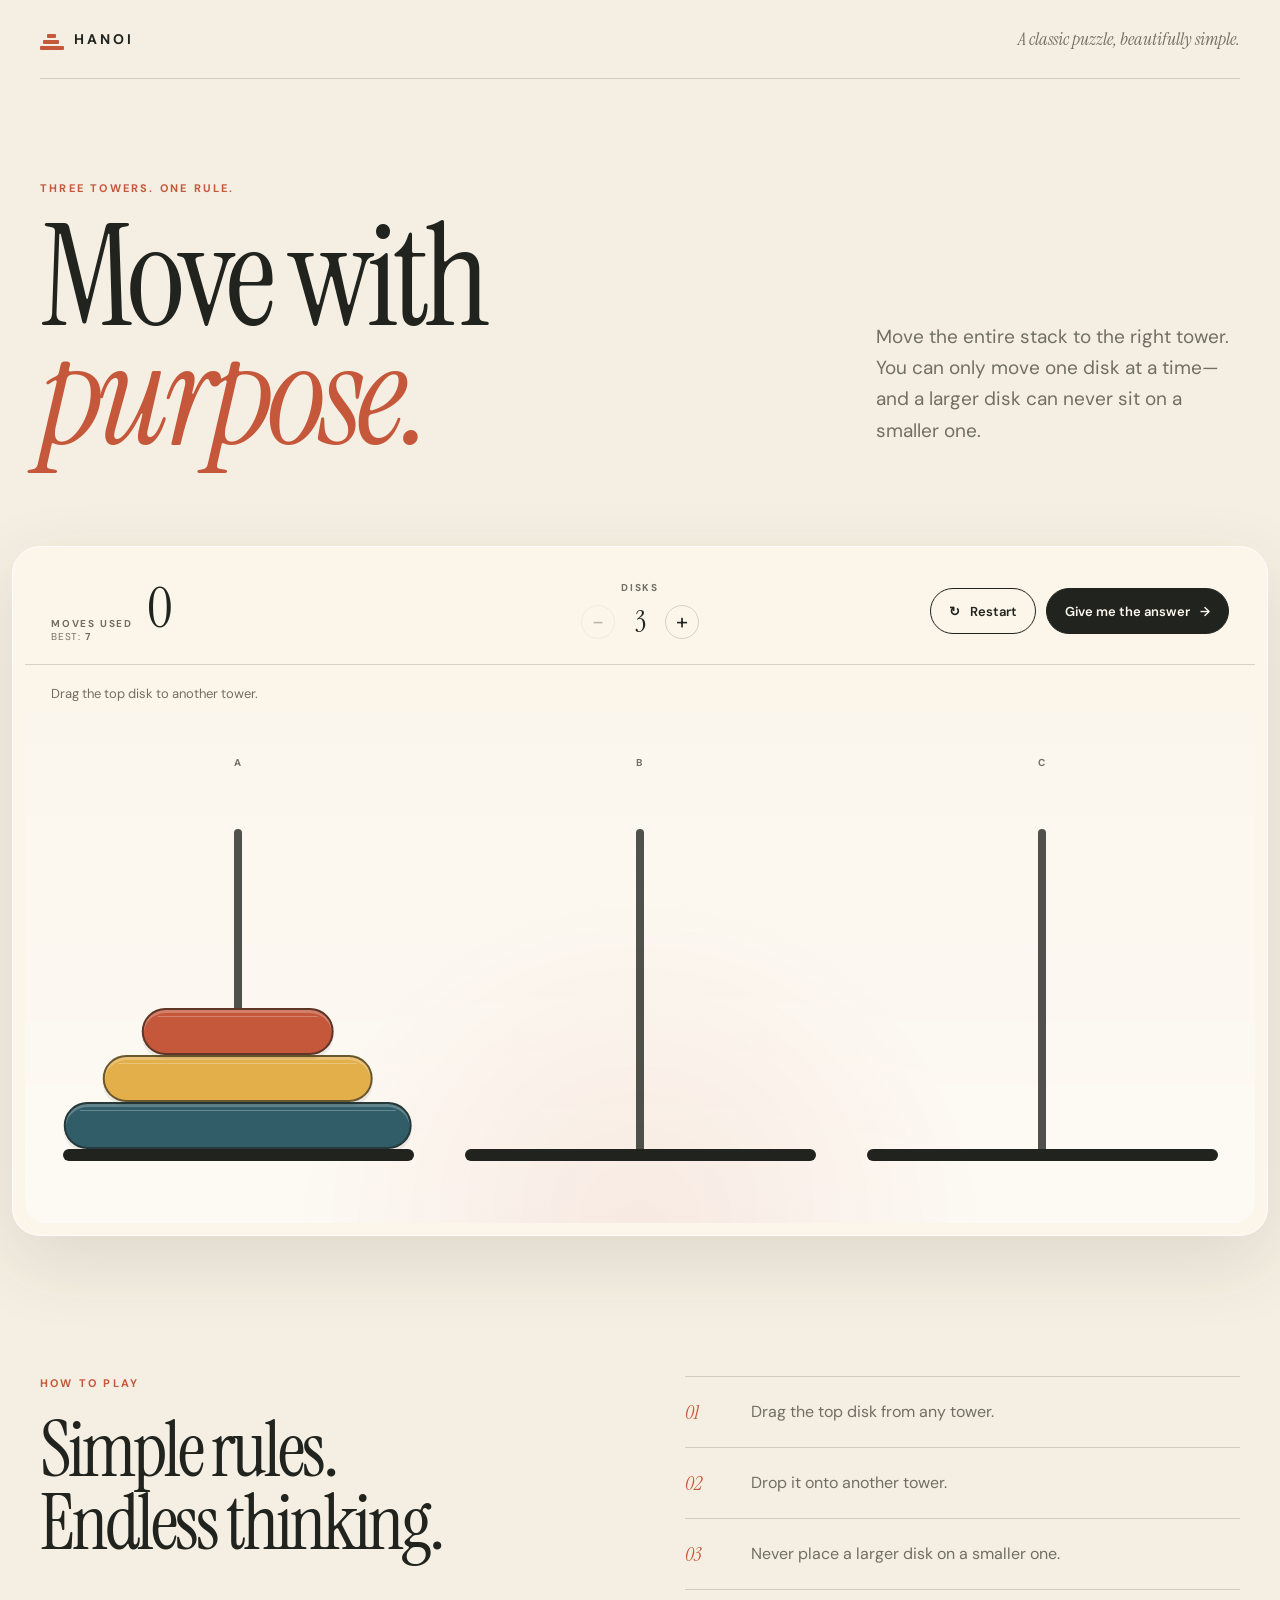
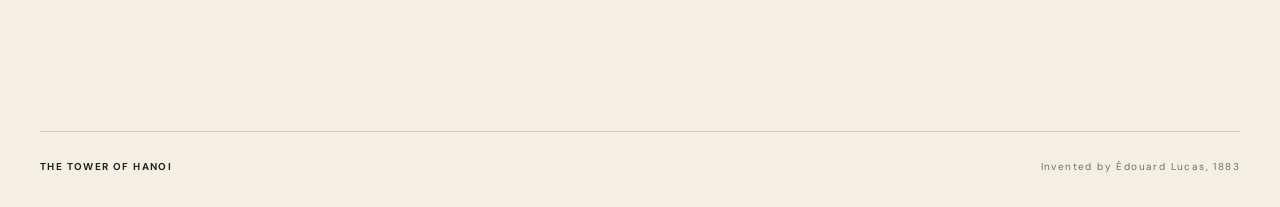
<file: projects/tower-of-hanoi/index.html>
<!doctype html>
<html lang="en">
<head>
  <meta charset="utf-8">
  <meta name="viewport" content="width=device-width, initial-scale=1">
  <meta name="theme-color" content="#f5efe3">
  <meta name="description" content="A playful, interactive Tower of Hanoi puzzle with adjustable difficulty and an animated solution.">
  <title>Tower of Hanoi &mdash; Puzzle Game</title>
  <link rel="preconnect" href="https://fonts.googleapis.com">
  <link rel="preconnect" href="https://fonts.gstatic.com" crossorigin>
  <link href="https://fonts.googleapis.com/css2?family=DM+Sans:wght@400;500;600;700&family=Instrument+Serif:ital@0;1&display=swap" rel="stylesheet">
  <link href="styles.css" rel="stylesheet">
  <script src="game.js" defer></script>
</head>
<body>
  <header class="site-header">
    <a class="brand" href="#game" aria-label="Tower of Hanoi home">
      <span class="brand-mark" aria-hidden="true"><i></i><i></i><i></i></span>
      <span>HANOI</span>
    </a>
    <p class="header-note">A classic puzzle, beautifully simple.</p>
  </header>

  <main>
    <section class="intro" aria-labelledby="page-title">
      <p class="eyebrow">THREE TOWERS. ONE RULE.</p>
      <h1 id="page-title">Move with<br><em>purpose.</em></h1>
      <p class="intro-copy">Move the entire stack to the right tower. You can only move one disk at a time&mdash;and a larger disk can never sit on a smaller one.</p>
    </section>

    <section class="game-shell" id="game" aria-label="Tower of Hanoi game">
      <div class="game-toolbar">
        <div class="counter-block" aria-live="polite">
          <span class="counter-label">MOVES USED</span>
          <strong id="move-count">0</strong>
          <span class="counter-optimal">BEST: <b id="optimal-count">7</b></span>
        </div>

        <div class="disk-control">
          <span class="control-label">DISKS</span>
          <div class="stepper">
            <button type="button" id="disk-minus" aria-label="Use fewer disks">&minus;</button>
            <output id="disk-count" aria-live="polite">3</output>
            <button type="button" id="disk-plus" aria-label="Use more disks">+</button>
          </div>
        </div>

        <div class="actions">
          <button class="button button-secondary" type="button" id="restart-button">
            <span aria-hidden="true">&#8635;</span> Restart
          </button>
          <button class="button button-primary" type="button" id="solve-button">
            Give me the answer <span aria-hidden="true">&rarr;</span>
          </button>
        </div>
      </div>

      <div class="status-row">
        <p id="game-status" role="status" aria-live="polite">Drag the top disk to another tower.</p>
        <button type="button" id="stop-button" class="stop-button" hidden>Stop solution</button>
      </div>

      <div class="board" id="board">
        <button class="tower" type="button" data-tower="0" aria-label="Tower A">
          <span class="tower-letter">A</span>
          <span class="peg" aria-hidden="true"></span>
          <span class="disk-stack" id="tower-0" aria-hidden="true"></span>
          <span class="base" aria-hidden="true"></span>
        </button>
        <button class="tower" type="button" data-tower="1" aria-label="Tower B">
          <span class="tower-letter">B</span>
          <span class="peg" aria-hidden="true"></span>
          <span class="disk-stack" id="tower-1" aria-hidden="true"></span>
          <span class="base" aria-hidden="true"></span>
        </button>
        <button class="tower" type="button" data-tower="2" aria-label="Tower C">
          <span class="tower-letter">C</span>
          <span class="peg" aria-hidden="true"></span>
          <span class="disk-stack" id="tower-2" aria-hidden="true"></span>
          <span class="base" aria-hidden="true"></span>
        </button>
      </div>
    </section>

    <section class="rules" aria-labelledby="rules-title">
      <div>
        <p class="eyebrow">HOW TO PLAY</p>
        <h2 id="rules-title">Simple rules.<br>Endless thinking.</h2>
      </div>
      <ol>
        <li><span>01</span><p>Drag the top disk from any tower.</p></li>
        <li><span>02</span><p>Drop it onto another tower.</p></li>
        <li><span>03</span><p>Never place a larger disk on a smaller one.</p></li>
      </ol>
    </section>
  </main>

  <div class="celebration" id="celebration" role="dialog" aria-modal="true" aria-labelledby="celebration-title" hidden>
    <div class="confetti-layer" id="confetti-layer" aria-hidden="true"></div>
    <div class="fireworks-layer" id="fireworks-layer" aria-hidden="true"></div>
    <div class="celebration-card">
      <p class="celebration-kicker">PUZZLE COMPLETE</p>
      <h2 id="celebration-title">Well done!</h2>
      <p class="clara-rules">CLARA RULES!</p>
      <p id="celebration-score">You solved the puzzle.</p>
      <button class="button celebration-button" type="button" id="celebration-restart">Play again <span aria-hidden="true">&#8635;</span></button>
    </div>
  </div>

  <footer>
    <p>THE TOWER OF HANOI</p>
    <span>Invented by &Eacute;douard Lucas, 1883</span>
  </footer>
</body>
</html>
</file>
<file: projects/tower-of-hanoi/styles.css>
:root {
  --paper: #f5efe3;
  --ink: #20231e;
  --muted: #716f65;
  --line: rgba(32, 35, 30, 0.17);
  --terracotta: #c5573a;
  --terracotta-dark: #9f3f29;
  --blue: #315d68;
  --yellow: #e3af4a;
  --sage: #778876;
  --cream: #fffaf0;
}

* { box-sizing: border-box; }

html { scroll-behavior: smooth; }

body {
  margin: 0;
  color: var(--ink);
  background: var(--paper);
  font-family: "DM Sans", sans-serif;
  -webkit-font-smoothing: antialiased;
}

button, output { font: inherit; }
button { color: inherit; }

.site-header {
  width: min(1200px, calc(100% - 40px));
  margin: 0 auto;
  padding: 27px 0;
  display: flex;
  align-items: center;
  justify-content: space-between;
  border-bottom: 1px solid var(--line);
}

.brand {
  display: inline-flex;
  align-items: center;
  gap: 10px;
  color: var(--ink);
  text-decoration: none;
  font-size: 14px;
  font-weight: 700;
  letter-spacing: .22em;
}

.brand-mark { width: 24px; height: 22px; display: grid; align-content: end; gap: 2px; }
.brand-mark i { display: block; height: 4px; background: var(--terracotta); border-radius: 1px; }
.brand-mark i:nth-child(1) { width: 9px; margin-left: 7px; }
.brand-mark i:nth-child(2) { width: 16px; margin-left: 3px; }

.header-note { margin: 0; color: var(--muted); font: italic 18px "Instrument Serif", serif; }

main { overflow: hidden; }

.intro {
  width: min(1200px, calc(100% - 40px));
  margin: 0 auto;
  padding: clamp(64px, 8vw, 112px) 0 clamp(50px, 7vw, 90px);
  display: grid;
  grid-template-columns: minmax(0, 1.35fr) minmax(280px, .65fr);
  align-items: end;
  column-gap: 80px;
}

.eyebrow {
  grid-column: 1 / -1;
  margin: 0 0 24px;
  color: var(--terracotta);
  font-size: 11px;
  font-weight: 700;
  letter-spacing: .2em;
}

h1, h2 {
  margin: 0;
  font-family: "Instrument Serif", serif;
  font-weight: 400;
  letter-spacing: -.04em;
  line-height: .84;
}

h1 { font-size: clamp(74px, 11vw, 154px); }
h1 em { color: var(--terracotta); font-weight: 400; }

.intro-copy {
  max-width: 410px;
  margin: 0 0 10px;
  color: var(--muted);
  font-size: clamp(16px, 1.5vw, 19px);
  line-height: 1.65;
}

.game-shell {
  width: min(1320px, calc(100% - 24px));
  margin: 0 auto;
  padding: 12px;
  background: rgba(255,250,240,.57);
  border: 1px solid rgba(255,255,255,.8);
  border-radius: 28px;
  box-shadow: 0 25px 75px rgba(57, 48, 35, .12);
}

.game-toolbar {
  min-height: 106px;
  display: grid;
  grid-template-columns: 1fr auto 1fr;
  align-items: center;
  gap: 28px;
  padding: 20px 26px;
  border-bottom: 1px solid var(--line);
}

.counter-block { display: grid; grid-template-columns: auto auto; align-items: baseline; width: max-content; }
.counter-label, .control-label { color: var(--muted); font-size: 10px; font-weight: 700; letter-spacing: .18em; }
.counter-block strong { grid-row: 1 / 3; grid-column: 2; margin-left: 14px; font: 56px/1 "Instrument Serif", serif; }
.counter-optimal { color: var(--muted); font-size: 10px; letter-spacing: .08em; }

.disk-control { display: flex; flex-direction: column; align-items: center; gap: 8px; }
.stepper { display: flex; align-items: center; gap: 13px; }
.stepper button {
  width: 34px; height: 34px; padding: 0;
  background: transparent; border: 1px solid var(--line); border-radius: 50%;
  cursor: pointer; font-size: 22px; line-height: 1;
  transition: background .2s, border-color .2s, transform .2s;
}
.stepper button:hover:not(:disabled) { background: white; border-color: var(--ink); transform: translateY(-1px); }
.stepper button:disabled { opacity: .3; cursor: not-allowed; }
.stepper output { min-width: 24px; text-align: center; font: 30px "Instrument Serif", serif; }

.actions { justify-self: end; display: flex; gap: 10px; }
.button {
  min-height: 46px;
  padding: 0 18px;
  display: inline-flex; align-items: center; justify-content: center; gap: 10px;
  border: 1px solid var(--ink); border-radius: 999px;
  font-size: 13px; font-weight: 600; cursor: pointer;
  transition: transform .2s, box-shadow .2s, background .2s;
}
.button:hover:not(:disabled) { transform: translateY(-2px); box-shadow: 0 8px 18px rgba(32,35,30,.13); }
.button:disabled { opacity: .48; cursor: not-allowed; }
.button-secondary { background: transparent; }
.button-primary { color: var(--cream); background: var(--ink); }

.status-row {
  min-height: 48px;
  padding: 10px 26px 0;
  display: flex; align-items: center; justify-content: space-between;
}
.status-row p { margin: 0; color: var(--muted); font-size: 13px; }
.stop-button { padding: 4px 0; color: var(--terracotta); background: none; border: 0; border-bottom: 1px solid currentColor; cursor: pointer; font-size: 12px; }

.board {
  position: relative;
  height: clamp(330px, 42vw, 510px);
  display: grid;
  grid-template-columns: repeat(3, 1fr);
  gap: 12px;
  padding: 0 18px 30px;
  background:
    radial-gradient(circle at 50% 105%, rgba(197,87,58,.10), transparent 43%),
    linear-gradient(180deg, rgba(255,255,255,.16), rgba(255,255,255,.5));
  border-radius: 0 0 20px 20px;
}

.tower {
  position: relative;
  min-width: 0;
  padding: 0 5px 39px;
  background: transparent;
  border: 0;
  border-radius: 16px;
  cursor: default;
  outline-offset: -4px;
}
.tower::before {
  content: ""; position: absolute; inset: 0;
  background: rgba(255,255,255,.38); border: 1px solid transparent; border-radius: 16px;
  opacity: 0; transition: opacity .2s, border-color .2s;
}
.tower:hover::before { opacity: 1; }
.tower.selected::before { opacity: 1; border-color: rgba(197,87,58,.4); }
.tower.selected .tower-letter { color: var(--terracotta); }
.tower.invalid { animation: shake .3s ease; }

.tower-letter { position: absolute; top: 9%; left: 50%; transform: translateX(-50%); color: var(--muted); font-size: 10px; font-weight: 700; letter-spacing: .16em; }
.peg { position: absolute; z-index: 1; bottom: 42px; left: calc(50% - 4px); width: 8px; height: 67%; background: var(--ink); border-radius: 5px 5px 0 0; opacity: .78; }
.base { position: absolute; z-index: 3; bottom: 32px; left: 5%; width: 90%; height: 12px; background: var(--ink); border-radius: 8px; }
.disk-stack {
  position: absolute; z-index: 2; left: 50%; bottom: 44px;
  width: 94%; height: 66%; transform: translateX(-50%);
  display: flex; flex-direction: column-reverse; align-items: center; justify-content: flex-start;
}
.disk {
  position: relative;
  height: clamp(24px, 4.2vw, 47px);
  flex: 0 1 47px;
  max-height: 47px;
  border: 2px solid rgba(32,35,30,.62);
  border-radius: 999px;
  box-shadow: inset 0 3px 0 rgba(255,255,255,.24), 0 4px 0 rgba(32,35,30,.07);
  transition: width .28s ease, transform .25s ease;
  pointer-events: none;
  user-select: none;
}
.disk::after { content: ""; position: absolute; inset: 6px 14px auto; height: 1px; background: rgba(255,255,255,.26); }
.disk[data-size="1"], .disk[data-size="5"] { background: var(--terracotta); }
.disk[data-size="2"], .disk[data-size="6"] { background: var(--yellow); }
.disk[data-size="3"], .disk[data-size="7"] { background: var(--blue); }
.disk[data-size="4"] { background: var(--sage); }
.disk.top-disk {
  pointer-events: auto;
  cursor: grab;
  touch-action: none;
}
.disk.top-disk:hover { transform: translateY(-7px); filter: brightness(1.08); }
.disk.drag-source { opacity: .12; }
.disk.dragging {
  position: fixed;
  z-index: 1000;
  margin: 0;
  pointer-events: none;
  cursor: grabbing;
  transform: scale(1.04);
  filter: brightness(1.08);
  box-shadow: inset 0 3px 0 rgba(255,255,255,.24), 0 18px 32px rgba(32,35,30,.25);
  transition: none;
}
.tower.drop-target::before { opacity: 1; border-color: rgba(49,93,104,.45); }
.tower.drop-target.valid::before { background: rgba(119,136,118,.14); border-color: rgba(119,136,118,.8); }
.tower.drop-target.invalid-drop::before { background: rgba(197,87,58,.12); border-color: rgba(197,87,58,.7); }

.celebration[hidden] { display: none; }
.celebration {
  position: fixed;
  z-index: 2000;
  inset: 0;
  display: grid;
  place-items: center;
  overflow: hidden;
  padding: 24px;
  background: rgba(20, 25, 22, .84);
  backdrop-filter: blur(10px);
  animation: celebration-in .45s ease both;
}
.celebration-card {
  position: relative;
  z-index: 3;
  width: min(620px, 100%);
  padding: clamp(42px, 7vw, 76px) 30px;
  text-align: center;
  color: var(--cream);
  background: rgba(32,35,30,.82);
  border: 1px solid rgba(255,250,240,.28);
  border-radius: 30px;
  box-shadow: 0 30px 90px rgba(0,0,0,.38);
}
.celebration-kicker { margin: 0 0 12px; color: var(--yellow); font-size: 11px; font-weight: 700; letter-spacing: .24em; }
.celebration-card h2 { margin: 0; color: var(--cream); font-size: clamp(72px, 12vw, 124px); line-height: .82; }
.clara-rules { margin: 24px 0 8px; color: var(--yellow); font-size: clamp(24px, 5vw, 48px); font-weight: 800; letter-spacing: .08em; transform: rotate(-2deg); }
.celebration-score { margin: 0 0 28px; color: rgba(255,250,240,.72); }
.celebration-button { margin: 0 auto; color: var(--ink); background: var(--cream); border-color: var(--cream); }
.confetti-layer,.fireworks-layer { position: absolute; inset: 0; pointer-events: none; }
.confetti-piece { position: absolute; top: -24px; width: 10px; height: 22px; border-radius: 2px; animation: confetti-fall var(--duration) var(--delay) linear infinite; }
.firework { position: absolute; width: 16px; height: 16px; mix-blend-mode: screen; }
.spark { position: absolute; inset: 0; width: 14px; height: 14px; background: var(--spark); border: 2px solid rgba(255,255,255,.9); border-radius: 50%; box-shadow: 0 0 18px var(--spark),0 0 42px var(--spark),0 0 72px var(--spark); transform: rotate(var(--angle)) translateX(0); animation: spark-burst 1.9s var(--fire-delay) ease-out infinite; }
@keyframes celebration-in { from { opacity: 0; } to { opacity: 1; } }
@keyframes confetti-fall { 0% { transform: translate3d(0,-5vh,0) rotate(0); } 100% { transform: translate3d(var(--drift),110vh,0) rotate(760deg); } }
@keyframes spark-burst { 0% { opacity: 1; transform: rotate(var(--angle)) translateX(0) scale(1.35); } 72%,100% { opacity: 0; transform: rotate(var(--angle)) translateX(var(--distance)) scale(.18); } }

.rules {
  width: min(1200px, calc(100% - 40px));
  margin: 0 auto;
  padding: clamp(90px, 11vw, 150px) 0;
  display: grid;
  grid-template-columns: 1fr 1fr;
  gap: 90px;
}
.rules h2 { font-size: clamp(52px, 6vw, 86px); line-height: .95; }
.rules ol { margin: 0; padding: 0; list-style: none; border-top: 1px solid var(--line); }
.rules li { display: grid; grid-template-columns: 50px 1fr; gap: 16px; align-items: center; padding: 22px 0; border-bottom: 1px solid var(--line); }
.rules li span { color: var(--terracotta); font: italic 20px "Instrument Serif", serif; }
.rules li p { margin: 0; color: var(--muted); line-height: 1.55; }

footer {
  width: min(1200px, calc(100% - 40px));
  margin: 0 auto; padding: 28px 0 34px;
  display: flex; justify-content: space-between;
  border-top: 1px solid var(--line);
  color: var(--muted); font-size: 10px; letter-spacing: .14em;
}
footer p { margin: 0; color: var(--ink); font-weight: 700; }

@keyframes shake { 25% { transform: translateX(-5px); } 75% { transform: translateX(5px); } }

@media (max-width: 820px) {
  .intro { grid-template-columns: 1fr; gap: 32px; }
  .intro-copy { margin-top: 32px; }
  .game-toolbar { grid-template-columns: 1fr auto; }
  .disk-control { align-items: flex-end; }
  .actions { grid-column: 1 / -1; justify-self: stretch; }
  .actions .button { flex: 1; }
  .rules { grid-template-columns: 1fr; gap: 50px; }
}

@media (max-width: 560px) {
  .site-header { width: calc(100% - 28px); }
  .header-note { display: none; }
  .intro { width: calc(100% - 28px); padding-top: 58px; }
  h1 { font-size: clamp(68px, 24vw, 104px); }
  .game-shell { width: calc(100% - 12px); padding: 5px; border-radius: 19px; }
  .game-toolbar { padding: 18px 14px; gap: 14px; }
  .counter-block strong { font-size: 46px; }
  .actions { flex-direction: column-reverse; }
  .button { width: 100%; }
  .status-row { padding: 10px 14px 0; }
  .board { height: 330px; padding-inline: 3px; gap: 0; }
  .base { left: 2%; width: 96%; height: 9px; }
  .peg { width: 6px; left: calc(50% - 3px); }
  .disk { height: 27px; flex-basis: 27px; border-width: 1px; }
  .disk::after { inset: 4px 9px auto; }
  .rules { width: calc(100% - 28px); padding: 90px 0; }
  footer { width: calc(100% - 28px); flex-direction: column; gap: 12px; }
}

@media (prefers-reduced-motion: reduce) {
  *, *::before, *::after { scroll-behavior: auto !important; transition-duration: .01ms !important; animation-duration: .01ms !important; }
}
</file>
